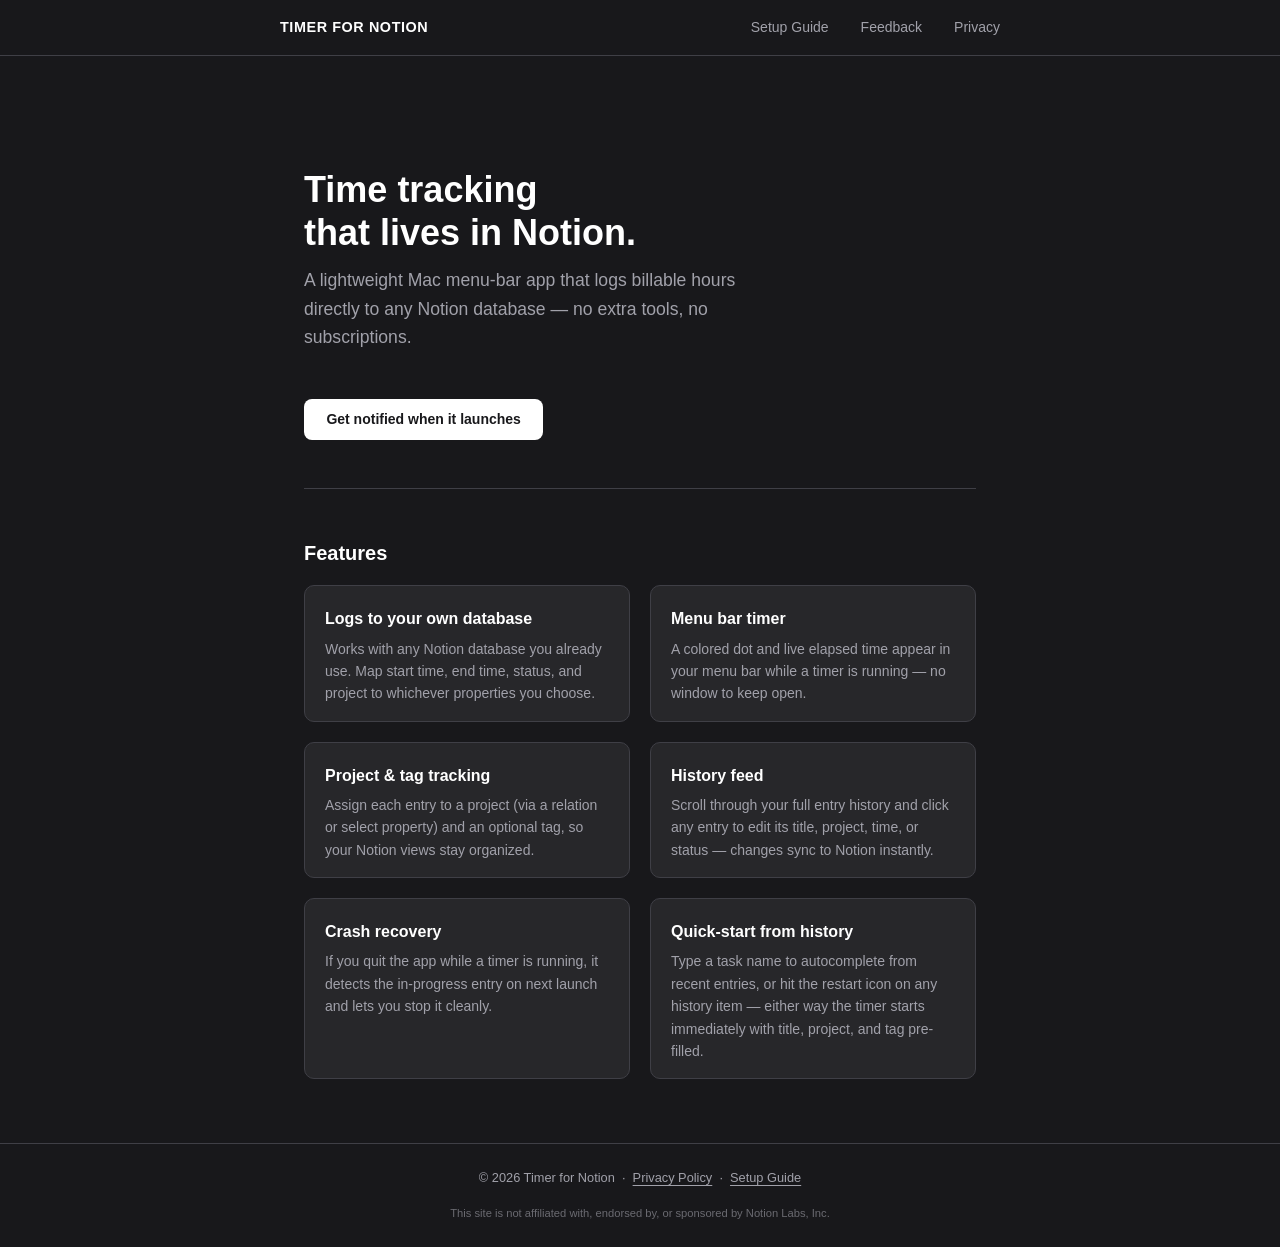
<file: index.html>
<!DOCTYPE html>
<html lang="en">
<head>
  <meta charset="UTF-8" />
  <meta name="viewport" content="width=device-width, initial-scale=1.0" />
  <title>Timer for Notion — Time tracking that lives in Notion</title>
  <meta name="description" content="A lightweight Mac menu-bar timer that logs billable hours directly to your Notion databases." />
  <link rel="stylesheet" href="style.css" />
</head>
<body>

<header>
  <nav>
    <a class="logo" href="/">Timer for Notion</a>
    <a href="setup.html">Setup Guide</a>
    <a href="feedback.html">Feedback</a>
    <a href="privacy.html">Privacy</a>
  </nav>
</header>

<main>
  <section class="hero">
    <h1>Time tracking<br>that lives in Notion.</h1>
    <p class="tagline">A lightweight Mac menu-bar app that logs billable hours directly to any Notion database — no extra tools, no subscriptions.</p>
    <a class="badge" href="https://lakee-lane-studio.notion.site/390c91b55910802eb976d08d4d210b8f?pvs=105">Get notified when it launches</a>
  </section>

  <h2>Features</h2>
  <div class="features">

    <div class="feature">
      <h3>Logs to your own database</h3>
      <p>Works with any Notion database you already use. Map start time, end time, status, and project to whichever properties you choose.</p>
    </div>

    <div class="feature">
      <h3>Menu bar timer</h3>
      <p>A colored dot and live elapsed time appear in your menu bar while a timer is running — no window to keep open.</p>
    </div>

    <div class="feature">
      <h3>Project &amp; tag tracking</h3>
      <p>Assign each entry to a project (via a relation or select property) and an optional tag, so your Notion views stay organized.</p>
    </div>

    <div class="feature">
      <h3>History feed</h3>
      <p>Scroll through your full entry history and click any entry to edit its title, project, time, or status — changes sync to Notion instantly.</p>
    </div>

    <div class="feature">
      <h3>Crash recovery</h3>
      <p>If you quit the app while a timer is running, it detects the in-progress entry on next launch and lets you stop it cleanly.</p>
    </div>

    <div class="feature">
      <h3>Quick-start from history</h3>
      <p>Type a task name to autocomplete from recent entries, or hit the restart icon on any history item — either way the timer starts immediately with title, project, and tag pre-filled.</p>
    </div>

  </div>
</main>

<footer>
  <p>&copy; 2026 Timer for Notion &nbsp;·&nbsp; <a href="privacy.html">Privacy Policy</a> &nbsp;·&nbsp; <a href="setup.html">Setup Guide</a></p>
  <p class="disclaimer">This site is not affiliated with, endorsed by, or sponsored by Notion Labs, Inc.</p>
</footer>

</body>
</html>
</file>
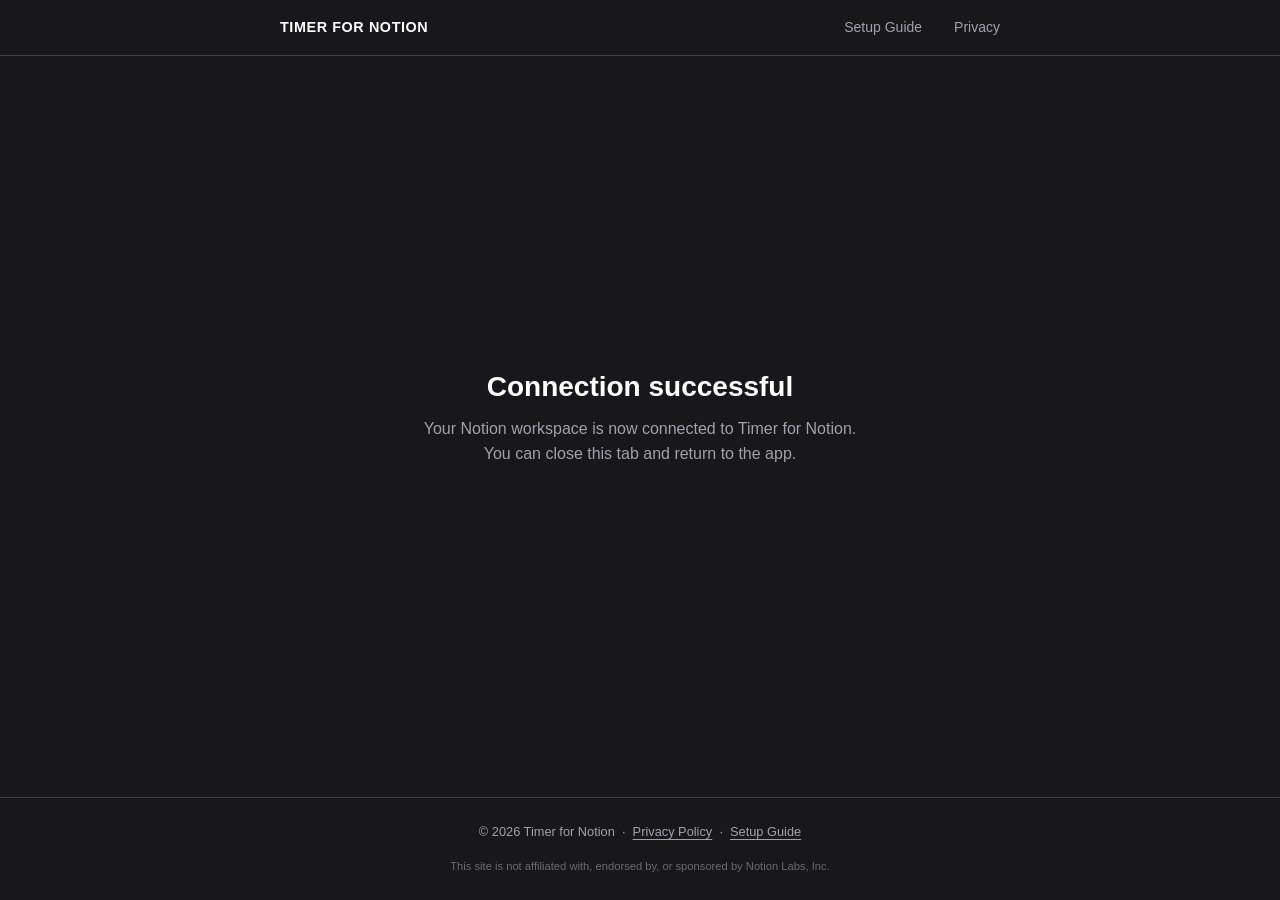
<file: connect/index.html>
<!DOCTYPE html>
<html lang="en">
<head>
  <meta charset="UTF-8" />
  <meta name="viewport" content="width=device-width, initial-scale=1.0" />
  <title>Connected — Timer for Notion</title>
  <link rel="stylesheet" href="../style.css" />
  <script>
    var params = new URLSearchParams(window.location.search);
    var code  = params.get("code");
    var error = params.get("error");
    if (code) {
      window.location.href =
        "timer-for-notion://oauth/callback?code=" + encodeURIComponent(code);
    }
  </script>
</head>
<body>

<header>
  <nav>
    <a class="logo" href="/">Timer for Notion</a>
    <a href="/setup.html">Setup Guide</a>
    <a href="/privacy.html">Privacy</a>
  </nav>
</header>

<main style="display:flex;align-items:center;justify-content:center;text-align:center">
  <div id="msg">
    <h1 style="font-size:1.75rem">Connection successful</h1>
    <p style="margin-top:.75rem">Your Notion workspace is now connected to Timer for Notion.<br>You can close this tab and return to the app.</p>
  </div>
  <div id="err" style="display:none">
    <h1 style="font-size:1.75rem">Authorization failed</h1>
    <p id="err-detail" style="margin-top:.75rem"></p>
  </div>
  <script>
    if (error) {
      document.getElementById("msg").style.display = "none";
      document.getElementById("err").style.display  = "";
      document.getElementById("err-detail").textContent =
        error + " — you can close this tab and try again.";
    }
  </script>
</main>

<footer>
  <p>&copy; 2026 Timer for Notion &nbsp;·&nbsp; <a href="/privacy.html">Privacy Policy</a> &nbsp;·&nbsp; <a href="/setup.html">Setup Guide</a></p>
  <p class="disclaimer">This site is not affiliated with, endorsed by, or sponsored by Notion Labs, Inc.</p>
</footer>

</body>
</html>
</file>
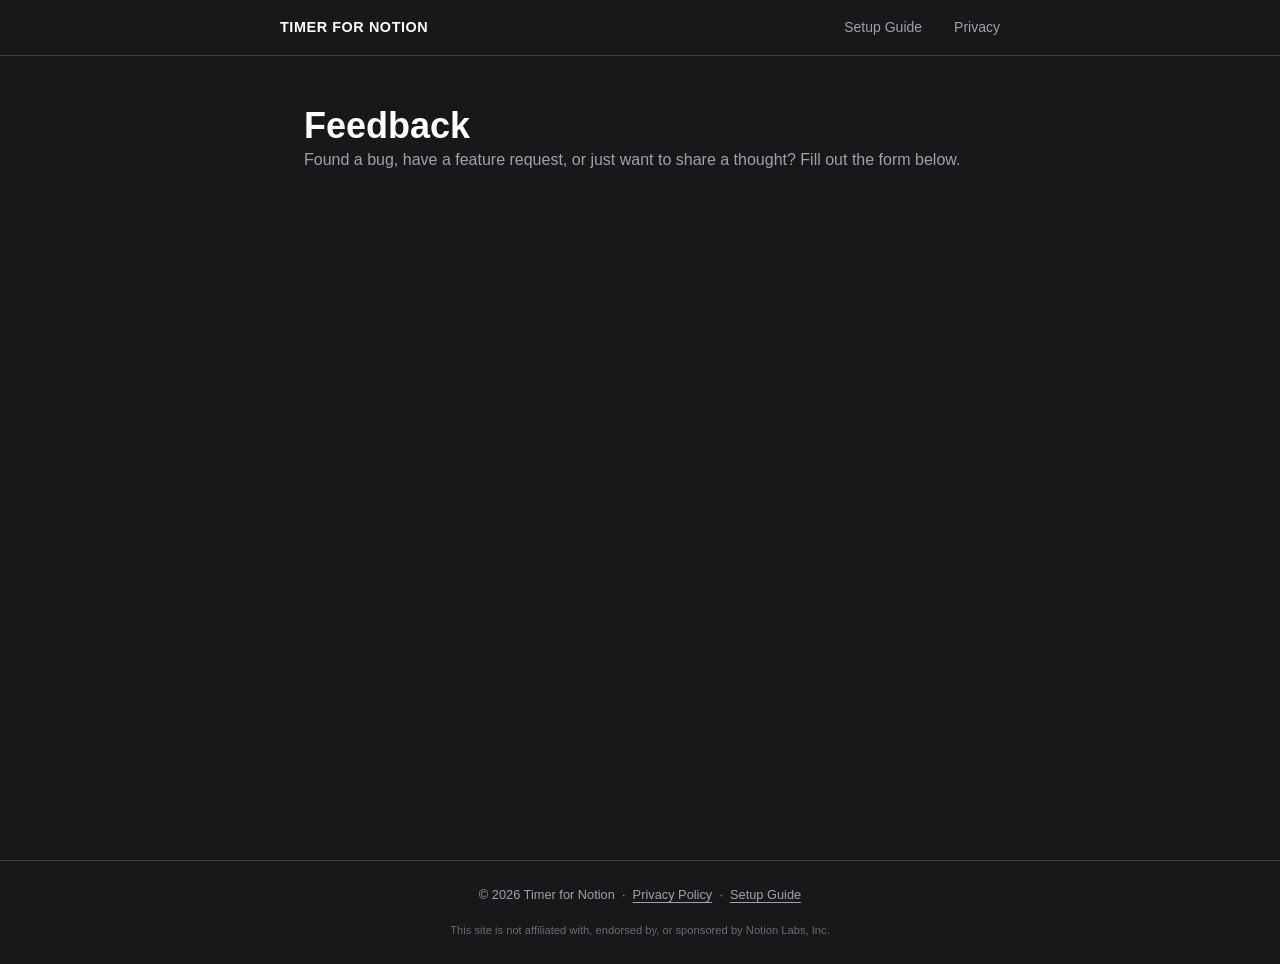
<file: feedback.html>
<!DOCTYPE html>
<html lang="en">
<head>
  <meta charset="UTF-8" />
  <meta name="viewport" content="width=device-width, initial-scale=1.0" />
  <title>Feedback — Timer for Notion</title>
  <meta name="description" content="Share feedback or report a bug with Timer for Notion." />
  <link rel="stylesheet" href="style.css" />
</head>
<body>

<header>
  <nav>
    <a class="logo" href="/">Timer for Notion</a>
    <a href="setup.html">Setup Guide</a>
    <a href="privacy.html">Privacy</a>
  </nav>
</header>

<main>
  <h1>Feedback</h1>
  <p>Found a bug, have a feature request, or just want to share a thought? Fill out the form below.</p>

  <iframe src="https://lakee-lane-studio.notion.site/ebd//390c91b55910808ab84df6423676ba85" width="100%" height="600" frameborder="0" allowfullscreen></iframe>
</main>

<footer>
  <p>&copy; 2026 Timer for Notion &nbsp;·&nbsp; <a href="privacy.html">Privacy Policy</a> &nbsp;·&nbsp; <a href="setup.html">Setup Guide</a></p>
  <p class="disclaimer">This site is not affiliated with, endorsed by, or sponsored by Notion Labs, Inc.</p>
</footer>

</body>
</html>
</file>
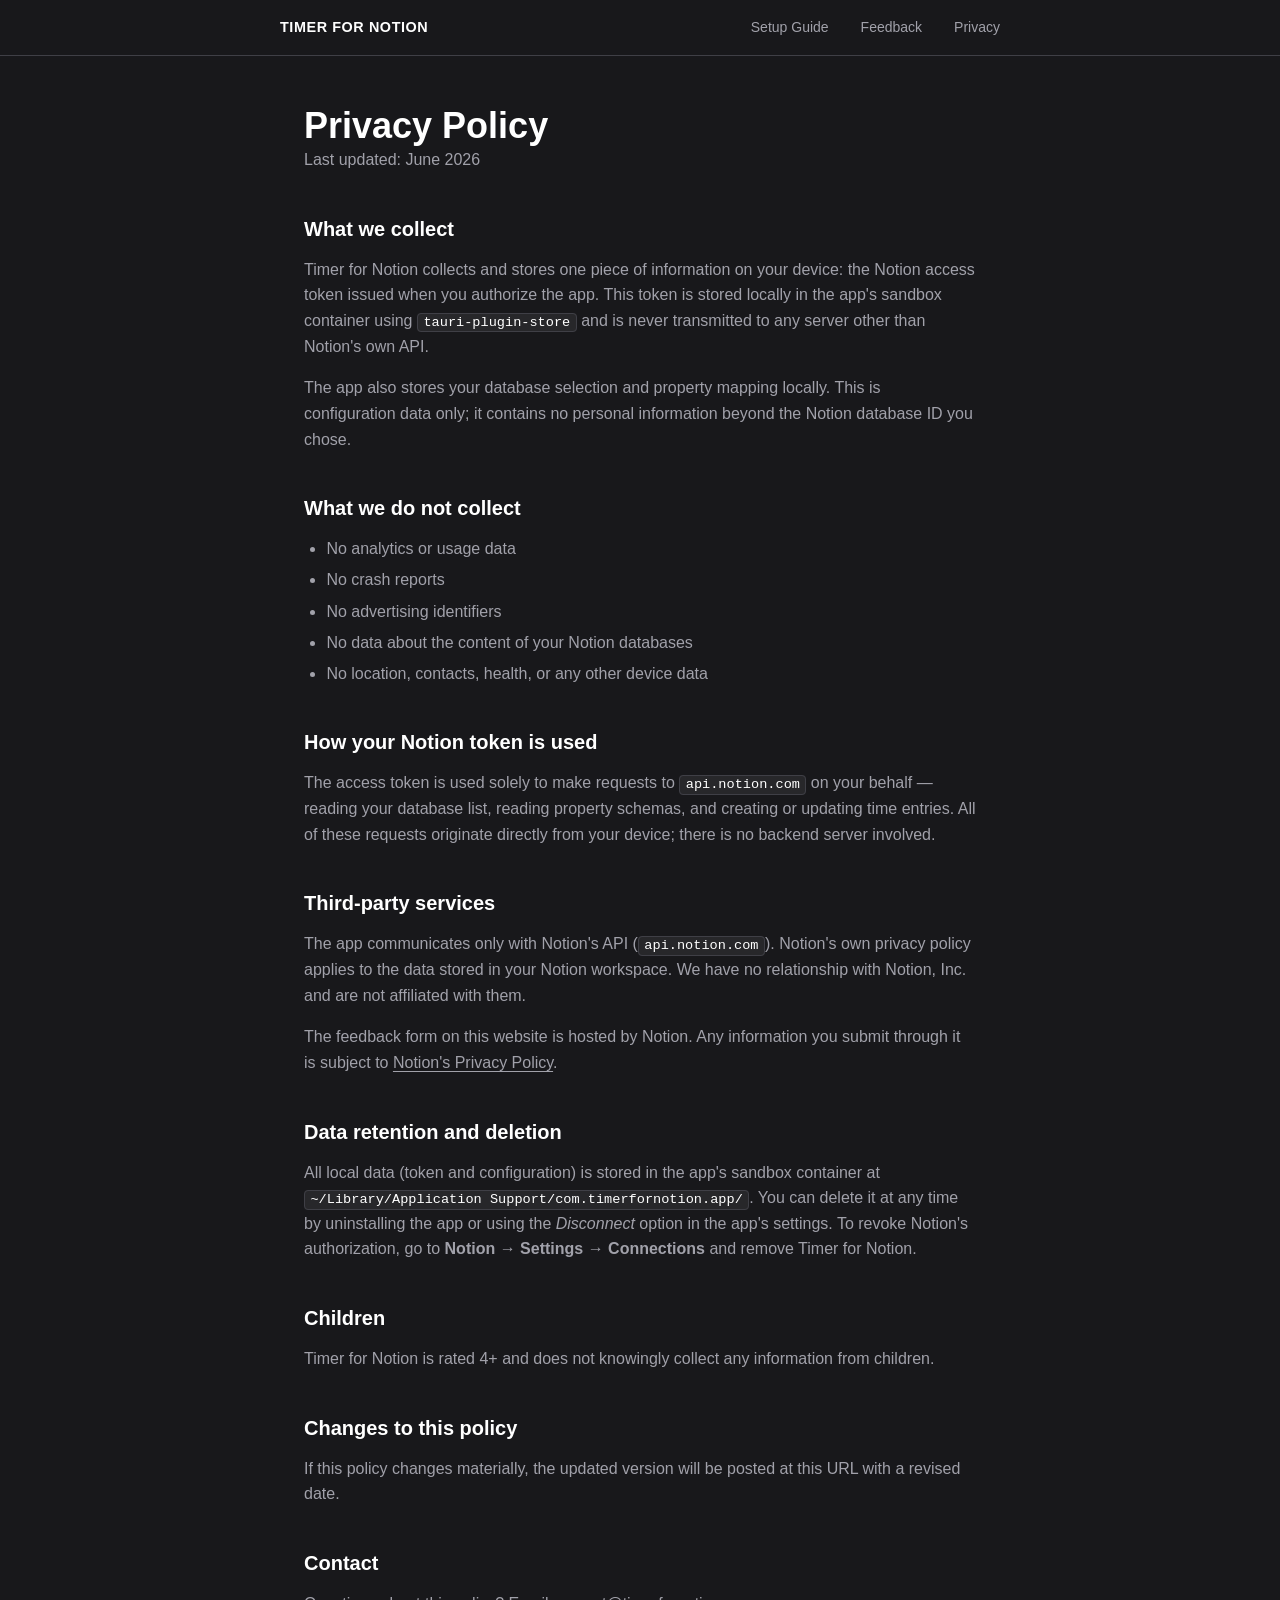
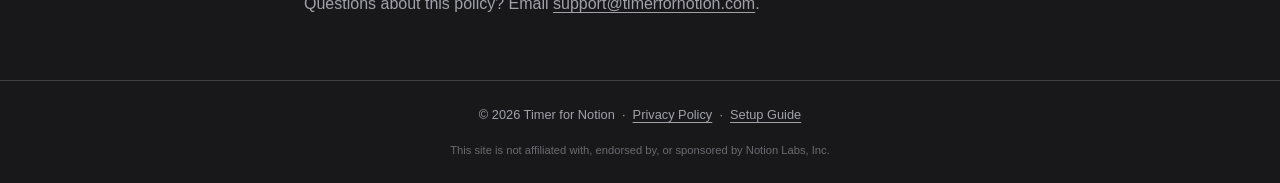
<file: privacy.html>
<!DOCTYPE html>
<html lang="en">
<head>
  <meta charset="UTF-8" />
  <meta name="viewport" content="width=device-width, initial-scale=1.0" />
  <title>Privacy Policy — Timer for Notion</title>
  <link rel="stylesheet" href="style.css" />
</head>
<body>

<header>
  <nav>
    <a class="logo" href="/">Timer for Notion</a>
    <a href="setup.html">Setup Guide</a>
    <a href="feedback.html">Feedback</a>
    <a href="privacy.html">Privacy</a>
  </nav>
</header>

<main>
  <h1>Privacy Policy</h1>
  <p>Last updated: June 2026</p>

  <h2>What we collect</h2>
  <p>Timer for Notion collects and stores one piece of information on your device: the Notion access token issued when you authorize the app. This token is stored locally in the app's sandbox container using <code>tauri-plugin-store</code> and is never transmitted to any server other than Notion's own API.</p>

  <p>The app also stores your database selection and property mapping locally. This is configuration data only; it contains no personal information beyond the Notion database ID you chose.</p>

  <h2>What we do not collect</h2>
  <ul>
    <li>No analytics or usage data</li>
    <li>No crash reports</li>
    <li>No advertising identifiers</li>
    <li>No data about the content of your Notion databases</li>
    <li>No location, contacts, health, or any other device data</li>
  </ul>

  <h2>How your Notion token is used</h2>
  <p>The access token is used solely to make requests to <code>api.notion.com</code> on your behalf — reading your database list, reading property schemas, and creating or updating time entries. All of these requests originate directly from your device; there is no backend server involved.</p>

  <h2>Third-party services</h2>
  <p>The app communicates only with Notion's API (<code>api.notion.com</code>). Notion's own privacy policy applies to the data stored in your Notion workspace. We have no relationship with Notion, Inc. and are not affiliated with them.</p>
  <p>The feedback form on this website is hosted by Notion. Any information you submit through it is subject to <a href="https://www.notion.so/privacy">Notion's Privacy Policy</a>.</p>

  <h2>Data retention and deletion</h2>
  <p>All local data (token and configuration) is stored in the app's sandbox container at <code>~/Library/Application Support/com.timerfornotion.app/</code>. You can delete it at any time by uninstalling the app or using the <em>Disconnect</em> option in the app's settings. To revoke Notion's authorization, go to <strong>Notion → Settings → Connections</strong> and remove Timer for Notion.</p>

  <h2>Children</h2>
  <p>Timer for Notion is rated 4+ and does not knowingly collect any information from children.</p>

  <h2>Changes to this policy</h2>
  <p>If this policy changes materially, the updated version will be posted at this URL with a revised date.</p>

  <h2>Contact</h2>
  <p>Questions about this policy? Email <a href="mailto:support@timerfornotion.com">support@timerfornotion.com</a>.</p>
</main>

<footer>
  <p>&copy; 2026 Timer for Notion &nbsp;·&nbsp; <a href="privacy.html">Privacy Policy</a> &nbsp;·&nbsp; <a href="setup.html">Setup Guide</a></p>
  <p class="disclaimer">This site is not affiliated with, endorsed by, or sponsored by Notion Labs, Inc.</p>
</footer>

</body>
</html>
</file>
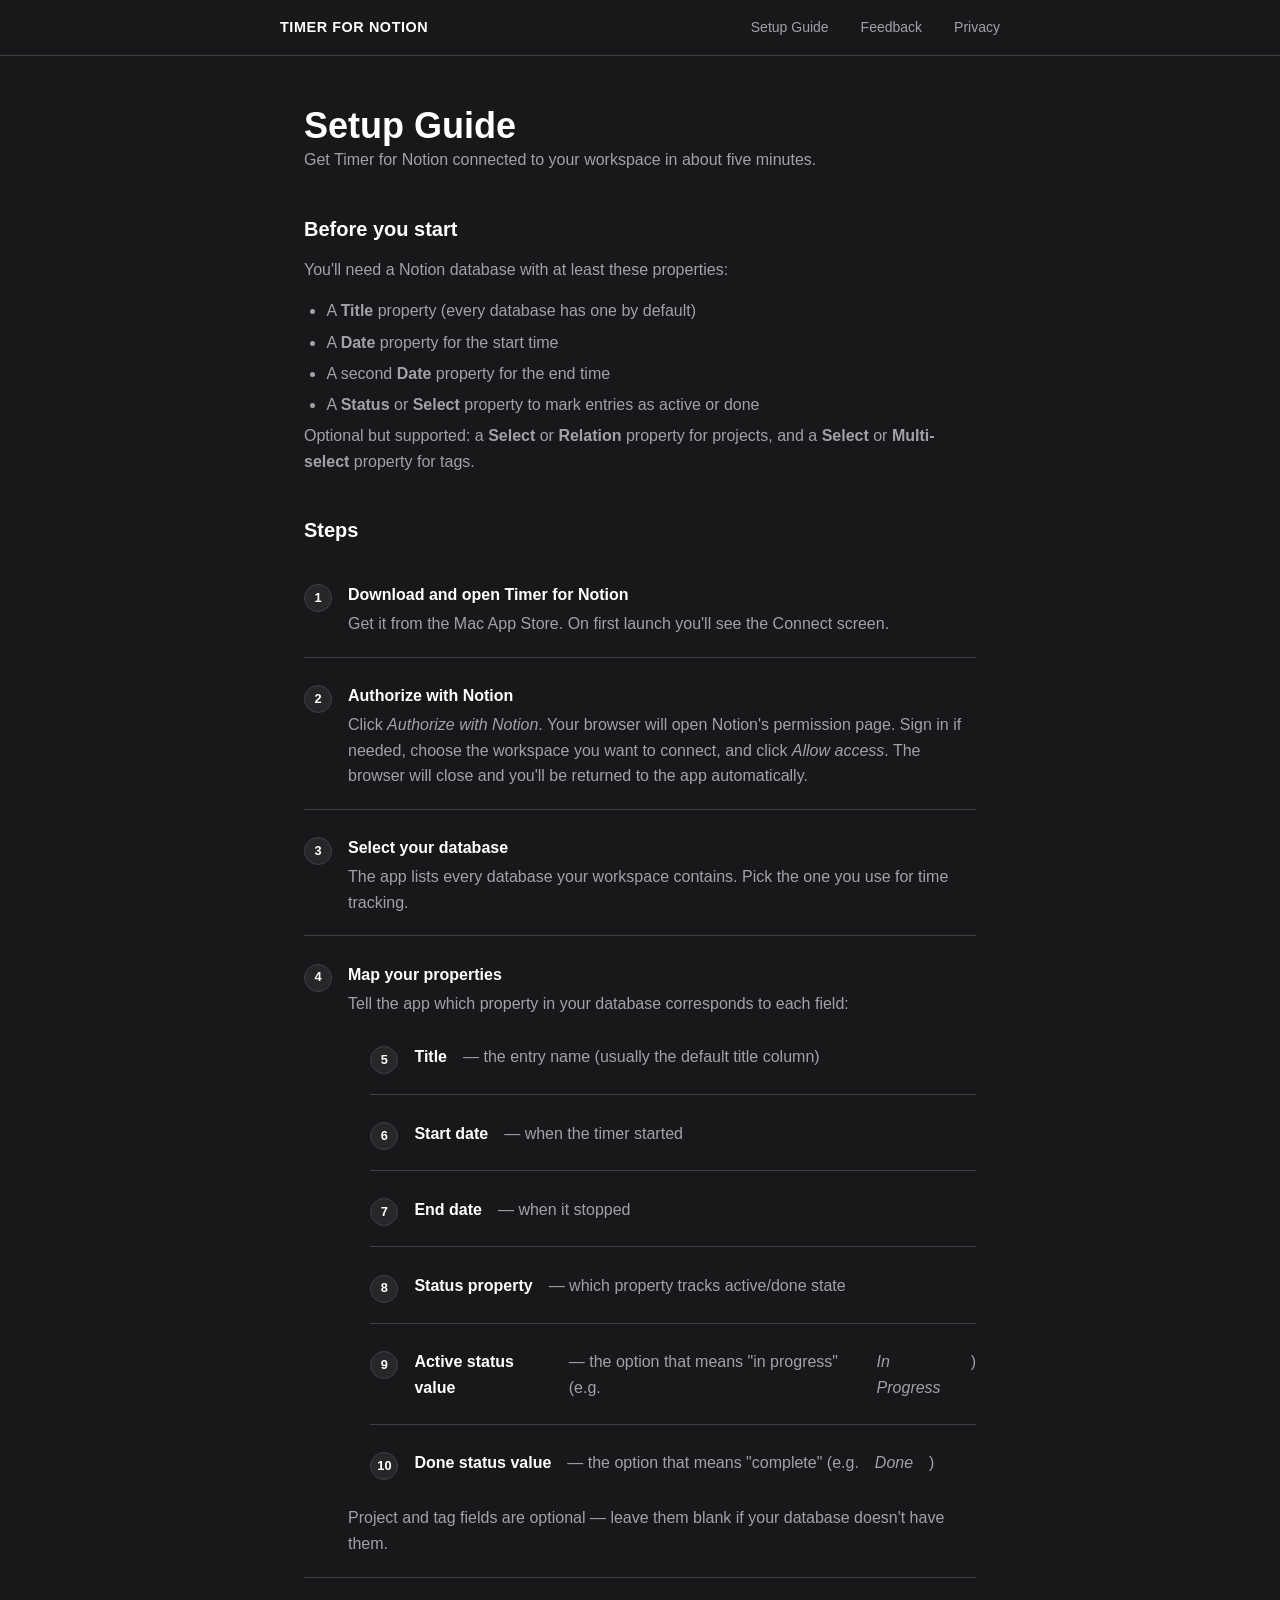
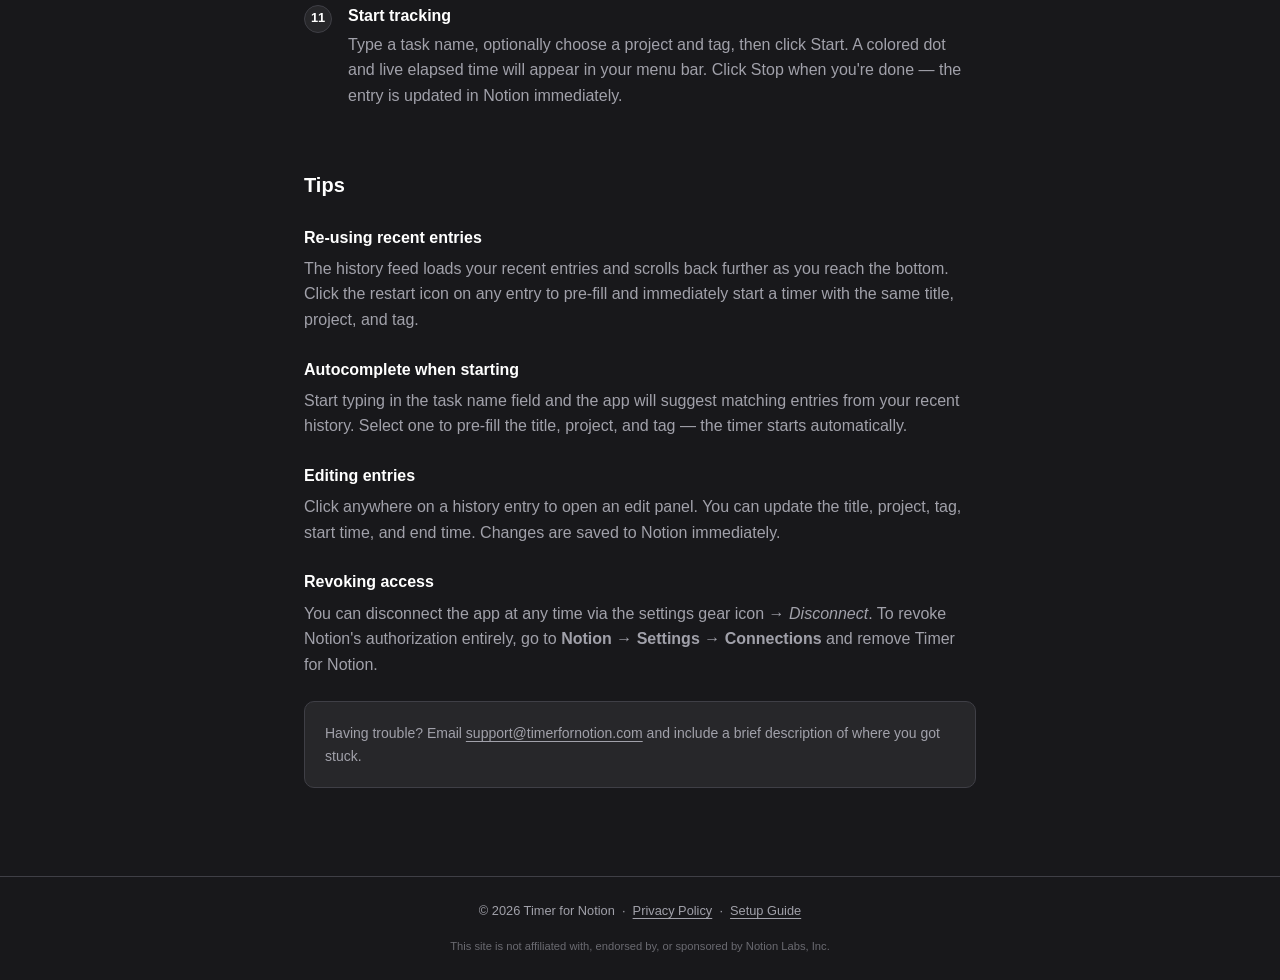
<file: setup.html>
<!DOCTYPE html>
<html lang="en">
<head>
  <meta charset="UTF-8" />
  <meta name="viewport" content="width=device-width, initial-scale=1.0" />
  <title>Setup Guide — Timer for Notion</title>
  <meta name="description" content="How to connect Timer for Notion to your Notion workspace and start logging time." />
  <link rel="stylesheet" href="style.css" />
</head>
<body>

<header>
  <nav>
    <a class="logo" href="/">Timer for Notion</a>
    <a href="setup.html">Setup Guide</a>
    <a href="feedback.html">Feedback</a>
    <a href="privacy.html">Privacy</a>
  </nav>
</header>

<main>
  <h1>Setup Guide</h1>
  <p>Get Timer for Notion connected to your workspace in about five minutes.</p>

  <h2>Before you start</h2>
  <p>You'll need a Notion database with at least these properties:</p>
  <ul>
    <li>A <strong>Title</strong> property (every database has one by default)</li>
    <li>A <strong>Date</strong> property for the start time</li>
    <li>A second <strong>Date</strong> property for the end time</li>
    <li>A <strong>Status</strong> or <strong>Select</strong> property to mark entries as active or done</li>
  </ul>
  <p>Optional but supported: a <strong>Select</strong> or <strong>Relation</strong> property for projects, and a <strong>Select</strong> or <strong>Multi-select</strong> property for tags.</p>

  <h2>Steps</h2>
  <ol class="steps">

    <li>
      <div>
        <strong>Download and open Timer for Notion</strong>
        Get it from the Mac App Store. On first launch you'll see the Connect screen.
      </div>
    </li>

    <li>
      <div>
        <strong>Authorize with Notion</strong>
        Click <em>Authorize with Notion</em>. Your browser will open Notion's permission page. Sign in if needed, choose the workspace you want to connect, and click <em>Allow access</em>. The browser will close and you'll be returned to the app automatically.
      </div>
    </li>

    <li>
      <div>
        <strong>Select your database</strong>
        The app lists every database your workspace contains. Pick the one you use for time tracking.
      </div>
    </li>

    <li>
      <div>
        <strong>Map your properties</strong>
        Tell the app which property in your database corresponds to each field:
        <ul style="margin-top:.5rem">
          <li><strong>Title</strong> — the entry name (usually the default title column)</li>
          <li><strong>Start date</strong> — when the timer started</li>
          <li><strong>End date</strong> — when it stopped</li>
          <li><strong>Status property</strong> — which property tracks active/done state</li>
          <li><strong>Active status value</strong> — the option that means "in progress" (e.g. <em>In Progress</em>)</li>
          <li><strong>Done status value</strong> — the option that means "complete" (e.g. <em>Done</em>)</li>
        </ul>
        Project and tag fields are optional — leave them blank if your database doesn't have them.
      </div>
    </li>

    <li>
      <div>
        <strong>Start tracking</strong>
        Type a task name, optionally choose a project and tag, then click Start. A colored dot and live elapsed time will appear in your menu bar. Click Stop when you're done — the entry is updated in Notion immediately.
      </div>
    </li>

  </ol>

  <h2>Tips</h2>

  <h3>Re-using recent entries</h3>
  <p>The history feed loads your recent entries and scrolls back further as you reach the bottom. Click the restart icon on any entry to pre-fill and immediately start a timer with the same title, project, and tag.</p>

  <h3>Autocomplete when starting</h3>
  <p>Start typing in the task name field and the app will suggest matching entries from your recent history. Select one to pre-fill the title, project, and tag — the timer starts automatically.</p>

  <h3>Editing entries</h3>
  <p>Click anywhere on a history entry to open an edit panel. You can update the title, project, tag, start time, and end time. Changes are saved to Notion immediately.</p>

  <h3>Revoking access</h3>
  <p>You can disconnect the app at any time via the settings gear icon → <em>Disconnect</em>. To revoke Notion's authorization entirely, go to <strong>Notion → Settings → Connections</strong> and remove Timer for Notion.</p>

  <div class="callout">
    <p>Having trouble? Email <a href="mailto:support@timerfornotion.com">support@timerfornotion.com</a> and include a brief description of where you got stuck.</p>
  </div>
</main>

<footer>
  <p>&copy; 2026 Timer for Notion &nbsp;·&nbsp; <a href="privacy.html">Privacy Policy</a> &nbsp;·&nbsp; <a href="setup.html">Setup Guide</a></p>
  <p class="disclaimer">This site is not affiliated with, endorsed by, or sponsored by Notion Labs, Inc.</p>
</footer>

</body>
</html>
</file>
<file: style.css>
*, *::before, *::after { box-sizing: border-box; margin: 0; padding: 0; }

:root {
  --bg:       #18181b;
  --surface:  #27272a;
  --border:   #3f3f46;
  --text:     #ffffff;
  --muted:    #a1a1aa;
  --accent:   #ffffff;
  --max:      720px;
}

html { font-size: 16px; }

body {
  background: var(--bg);
  color: var(--text);
  font-family: -apple-system, BlinkMacSystemFont, "Segoe UI", sans-serif;
  line-height: 1.6;
  min-height: 100vh;
  display: flex;
  flex-direction: column;
}

a { color: inherit; text-decoration: underline; text-underline-offset: 3px; }
a:hover { opacity: .75; }

/* ── Layout ── */

header {
  border-bottom: 1px solid var(--border);
  padding: 1rem 1.5rem;
}

header nav {
  max-width: var(--max);
  margin: 0 auto;
  display: flex;
  align-items: center;
  gap: 2rem;
}

header nav .logo {
  font-weight: 600;
  font-size: .9rem;
  letter-spacing: .04em;
  text-transform: uppercase;
  text-decoration: none;
  color: var(--text);
  flex: 1;
}

header nav a {
  font-size: .875rem;
  color: var(--muted);
  text-decoration: none;
}
header nav a:hover { color: var(--text); opacity: 1; }

main {
  flex: 1;
  max-width: var(--max);
  width: 100%;
  margin: 0 auto;
  padding: 3rem 1.5rem 4rem;
}

footer {
  border-top: 1px solid var(--border);
  padding: 1.5rem;
  text-align: center;
  font-size: .8rem;
  color: var(--muted);
}

footer a { color: var(--muted); }
footer .disclaimer { font-size: .7rem; margin-top: .5rem; opacity: .6; }

/* ── Typography ── */

h1 { font-size: 2.25rem; font-weight: 700; line-height: 1.2; }
h2 { font-size: 1.25rem; font-weight: 600; margin-top: 2.5rem; margin-bottom: .75rem; }
h3 { font-size: 1rem; font-weight: 600; margin-top: 1.5rem; margin-bottom: .35rem; }
p  { color: var(--muted); margin-bottom: 1rem; }
p:last-child { margin-bottom: 0; }

ul, ol { padding-left: 1.4rem; color: var(--muted); }
li { margin-bottom: .35rem; }

/* ── Hero ── */

.hero { padding: 4rem 0 3rem; border-bottom: 1px solid var(--border); margin-bottom: 3rem; }
.hero .tagline { font-size: 1.1rem; color: var(--muted); margin-top: .75rem; max-width: 480px; }
.hero .badge {
  display: inline-block;
  margin-top: 2rem;
  background: var(--text);
  color: var(--bg);
  padding: .6rem 1.4rem;
  border-radius: 8px;
  font-size: .875rem;
  font-weight: 600;
  text-decoration: none;
}
.hero .badge:hover { opacity: .85; }

/* ── Feature grid ── */

.features { display: grid; grid-template-columns: 1fr 1fr; gap: 1.25rem; margin-top: 1rem; }

.feature {
  background: var(--surface);
  border: 1px solid var(--border);
  border-radius: 10px;
  padding: 1.25rem 1.25rem 1rem;
}

.feature h3 { margin-top: 0; color: var(--text); }
.feature p  { font-size: .875rem; margin: 0; }

@media (max-width: 540px) {
  .features { grid-template-columns: 1fr; }
  h1 { font-size: 1.75rem; }
}

/* ── Steps (setup guide) ── */

.steps { counter-reset: step; list-style: none; padding: 0; margin-top: 1rem; }
.steps li {
  counter-increment: step;
  display: flex;
  gap: 1rem;
  padding: 1.25rem 0;
  border-bottom: 1px solid var(--border);
  color: var(--muted);
}
.steps li:last-child { border-bottom: none; }
.steps li::before {
  content: counter(step);
  flex-shrink: 0;
  width: 28px;
  height: 28px;
  background: var(--surface);
  border: 1px solid var(--border);
  border-radius: 50%;
  display: flex;
  align-items: center;
  justify-content: center;
  font-size: .8rem;
  font-weight: 600;
  color: var(--text);
  margin-top: .1rem;
}
.steps li strong { color: var(--text); display: block; margin-bottom: .2rem; }

/* ── Callout ── */

.callout {
  background: var(--surface);
  border: 1px solid var(--border);
  border-radius: 10px;
  padding: 1.25rem;
  margin: 1.5rem 0;
}
.callout p { margin: 0; font-size: .875rem; }

code {
  font-family: ui-monospace, "SF Mono", monospace;
  font-size: .85em;
  background: var(--surface);
  border: 1px solid var(--border);
  border-radius: 4px;
  padding: .1em .4em;
  color: var(--text);
}
</file>
